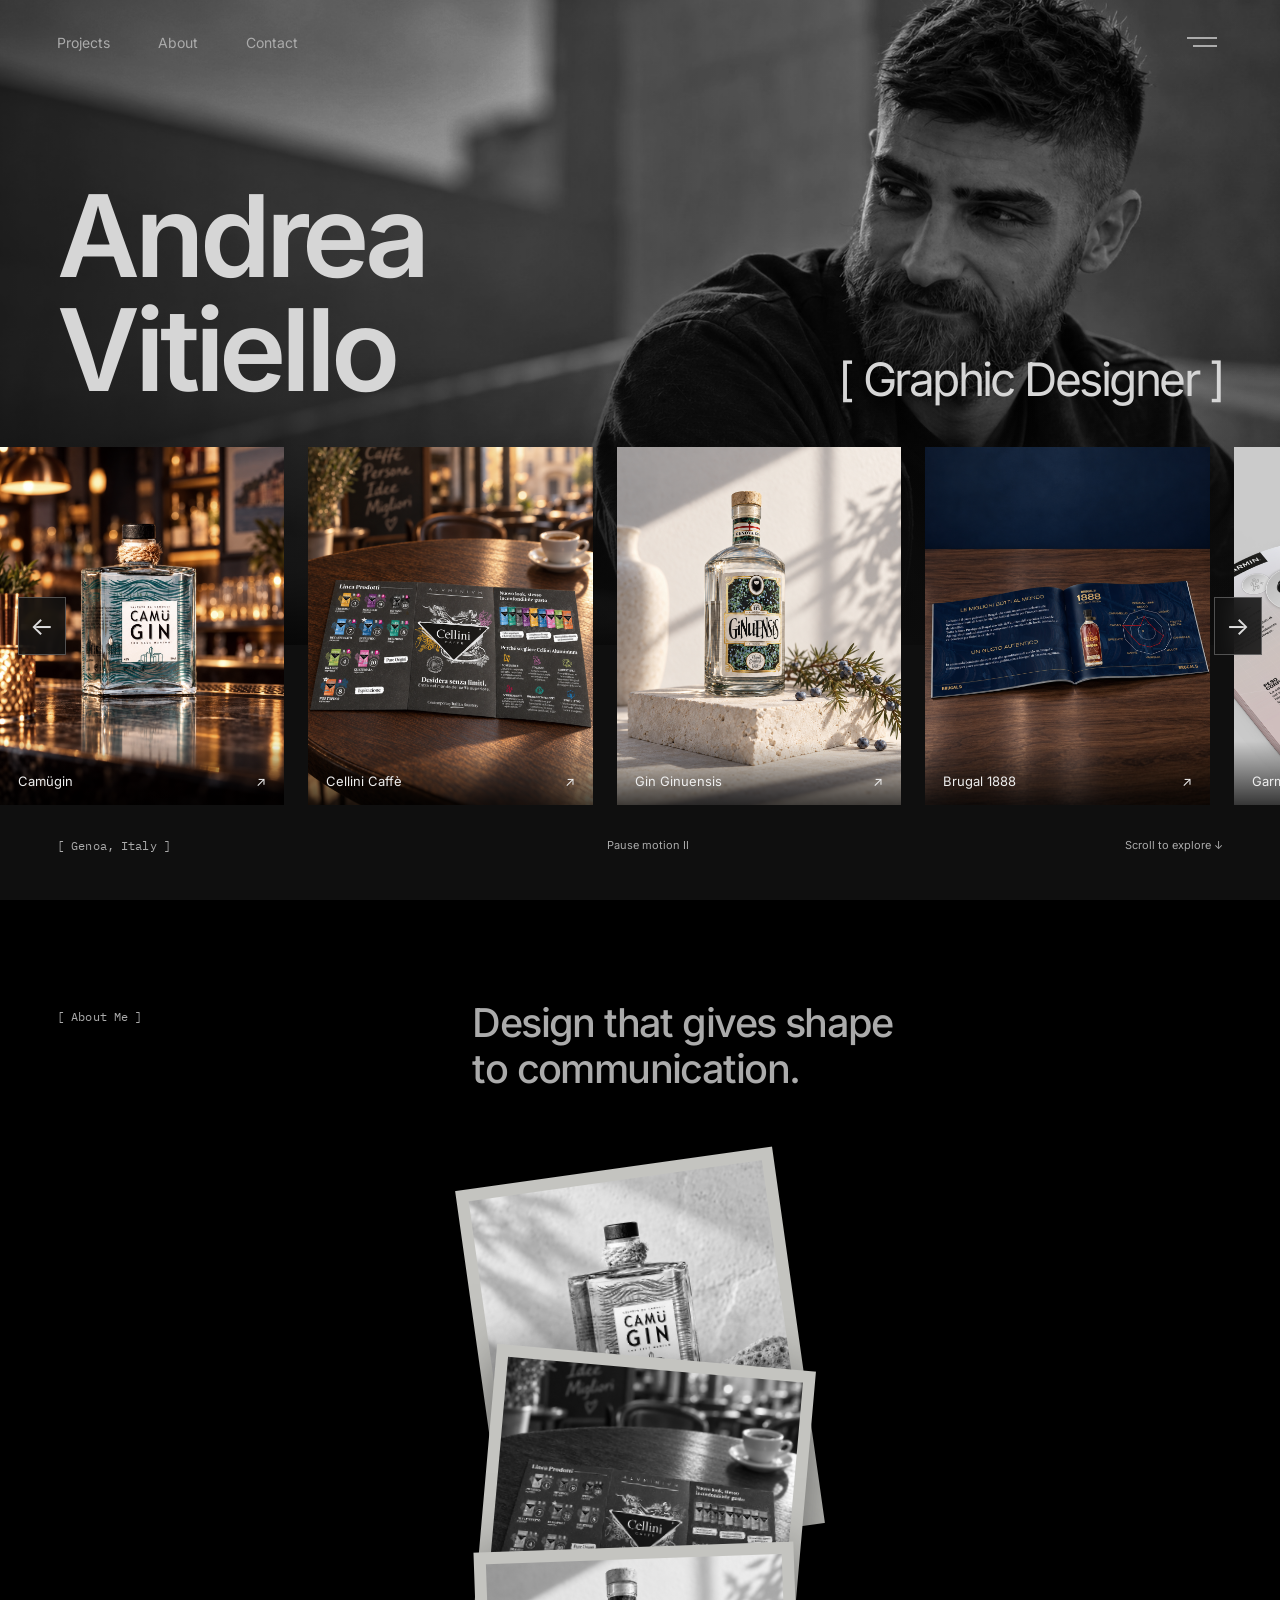
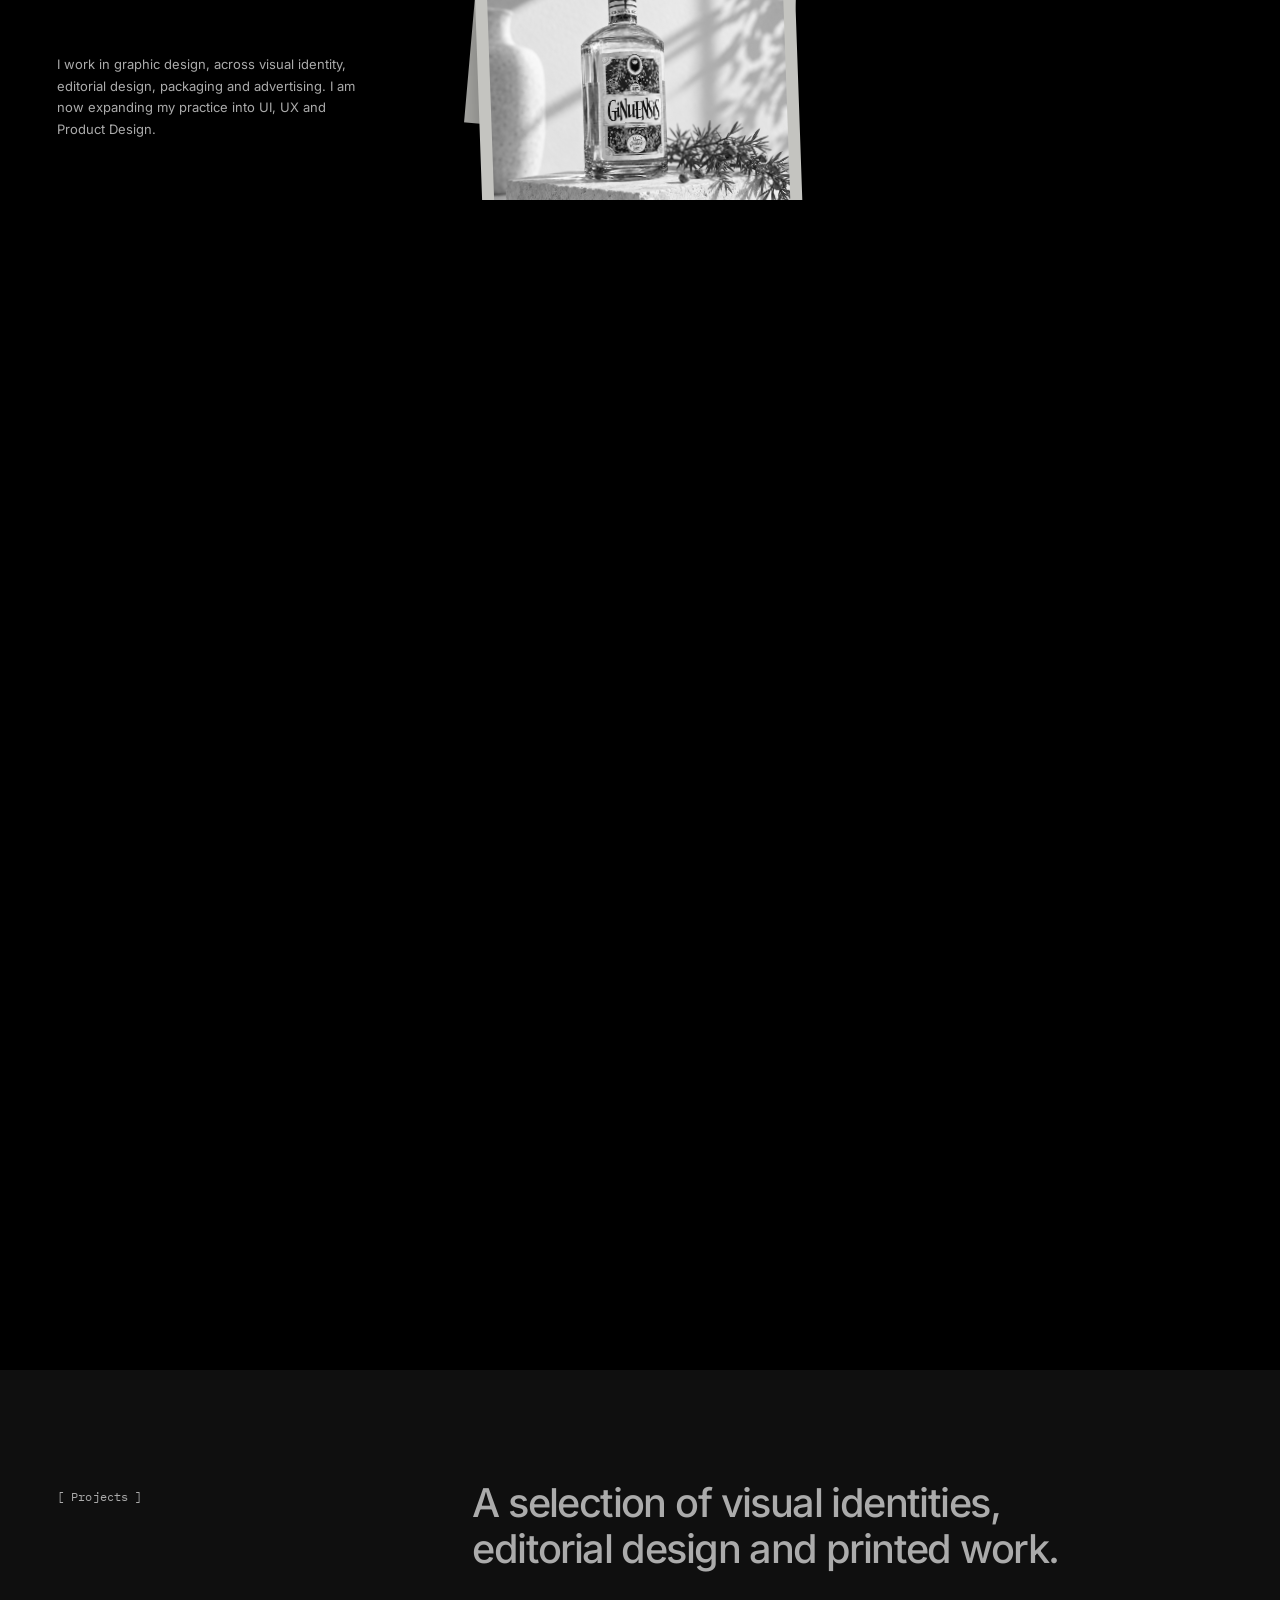
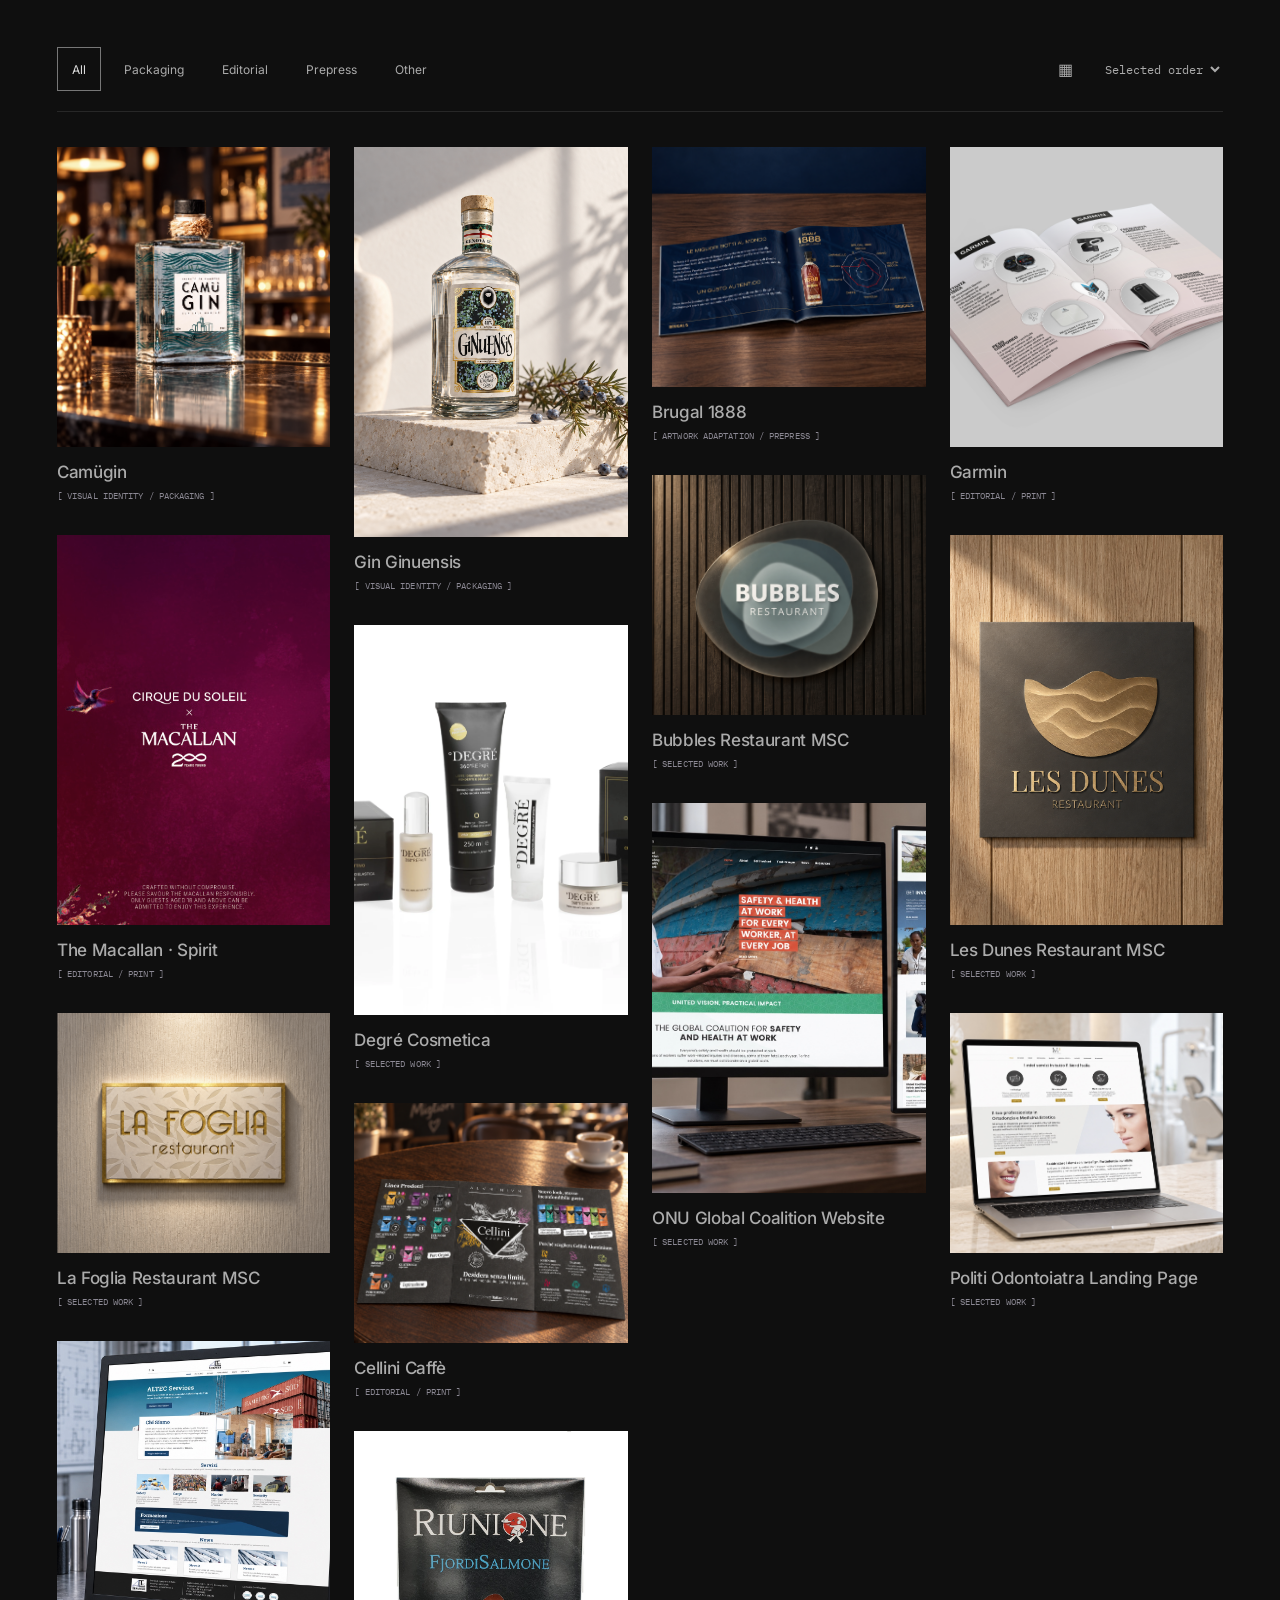
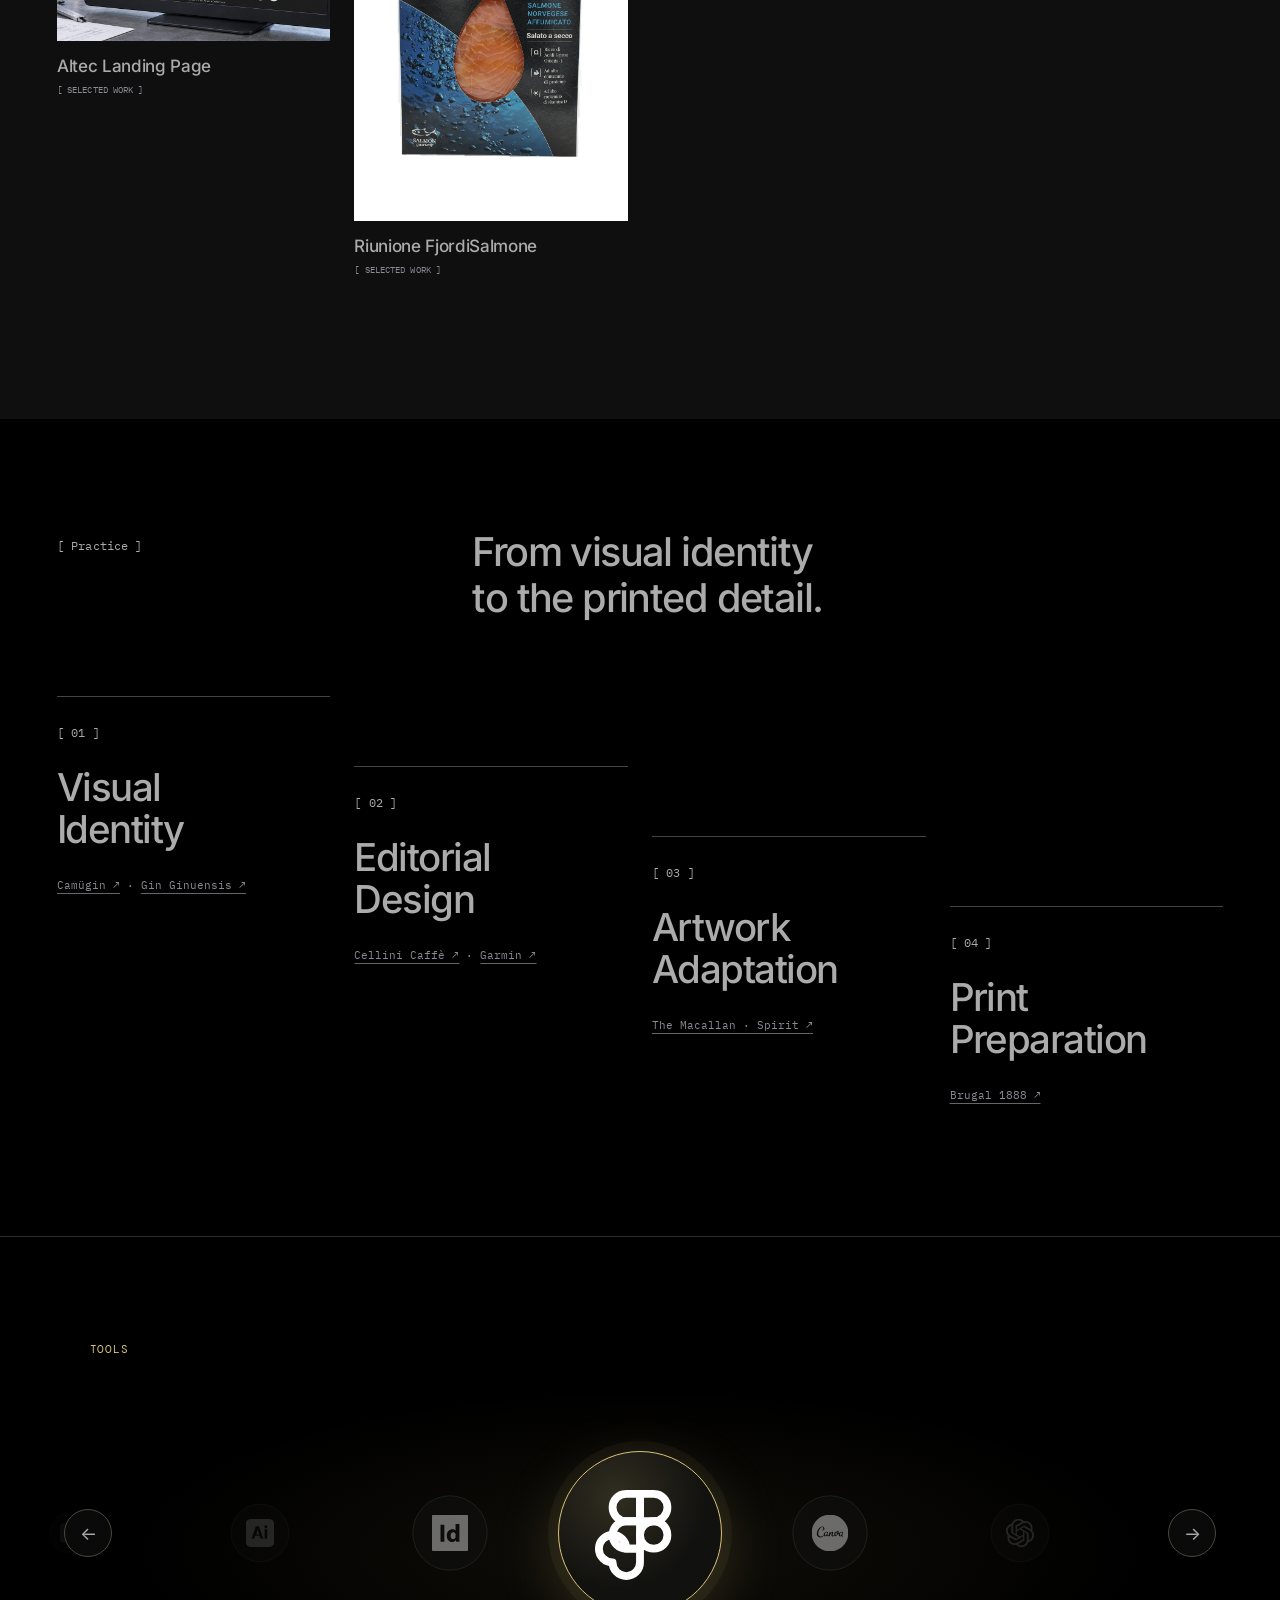
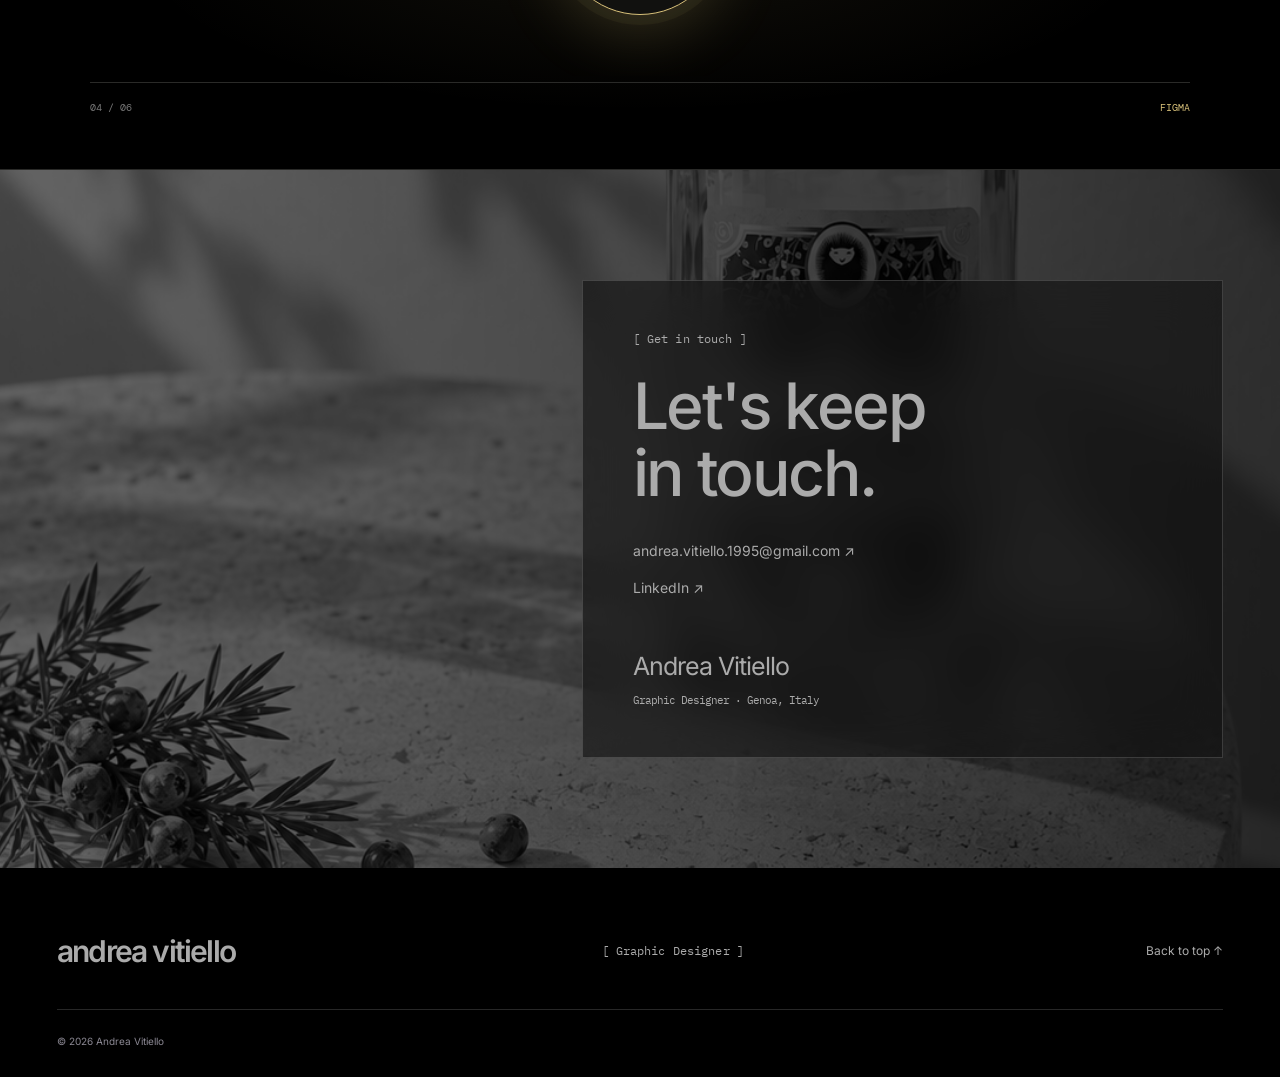
<file: index.html>
<!doctype html><html lang="en"><head><meta charset="utf-8"><meta name="viewport" content="width=device-width,initial-scale=1"><title>Andrea Vitiello — Graphic Designer</title><meta name="description" content="Andrea Vitiello, Graphic Designer based in Genoa. Selected work in visual identity, packaging, editorial design and print."><meta name="theme-color" content="#0f0f0f"><link rel="stylesheet" href="/portfolio-eu/assets/fonts.css"><link rel="stylesheet" href="/portfolio-eu/style.css"><link rel="stylesheet" href="/portfolio-eu/tools.css"><script src="/portfolio-eu/data.js" defer></script><script src="/portfolio-eu/app.js" defer></script><link rel="canonical" href="https://andreavitex.github.io/portfolio-eu/"></head><body>
<a class="skip" href="#projects">Skip to projects</a>
<header><nav aria-label="Main navigation"><a href="#projects">Projects</a><a href="#about">About</a><a href="#contact">Contact</a></nav><button id="menu-open" aria-label="Open menu" aria-haspopup="dialog"><span></span><span></span></button></header>
<main id="home"><section class="hero"><div class="hero-heading"><h1>Andrea<br>Vitiello</h1><p>[ Graphic Designer ]</p></div><div class="carousel" aria-label="Featured projects"><button class="carousel-arrow carousel-prev" aria-label="Previous featured projects">←</button><div class="carousel-scroll" tabindex="0" aria-label="Scroll featured projects"><div class="film" id="film"></div></div><button class="carousel-arrow carousel-next" aria-label="Next featured projects">→</button></div><div class="hero-bottom"><span class="mono">[ Genoa, Italy ]</span><button id="motion" aria-pressed="false">Pause motion Ⅱ</button><a href="#about">Scroll to explore ↓</a></div></section>
<section id="about" class="about"><div class="about-sticky"><div class="section-heading"><p class="mono">[ About Me ]</p><h2>Design that gives shape<br>to communication.</h2></div><div class="polaroids"><figure class="polaroid"><img src="/portfolio-eu/assets/camugin-mockup-minimal.png" alt="Camügin packaging mockup"><figcaption>Visual identity</figcaption></figure><figure class="polaroid"><img src="/portfolio-eu/assets/cellini-mockup-open.png" alt="Cellini Caffè brochure mockup"><figcaption>Editorial design</figcaption></figure><figure class="polaroid"><img src="/portfolio-eu/assets/ginuensis-mockup-coast.png" alt="Ginuensis bottle mockup"><figcaption>Ginuensis <span>Gin brand · Identity & packaging</span></figcaption></figure></div><p class="about-copy">I work in graphic design, across visual identity, editorial design, packaging and advertising. I am now expanding my practice into UI, UX and Product Design.</p></div></section>
<section id="projects" class="work section"><div class="section-heading"><p class="mono">[ Projects ]</p><h2>A selection of visual identities,<br>editorial design and printed work.</h2></div><div class="toolbar"><div class="filters" aria-label="Filter projects"></div><div class="view-tools"><button id="layout" aria-label="Switch to two-column grid">▦</button><label class="sr-only" for="sort">Sort projects</label><select id="sort"><option value="selected">Selected order</option><option value="az">A–Z</option></select></div></div><p class="sr-only" id="results" aria-live="polite"></p><div id="grid" class="grid"></div></section>
<section class="practice section"><div class="section-heading"><p class="mono">[ Practice ]</p><h2>From visual identity<br>to the printed detail.</h2></div><div class="steps"><article><span class="mono">[ 01 ]</span><h3>Visual<br>Identity</h3><p><a href="#work/camugin">Camügin ↗</a> · <a href="#work/ginuensis">Gin Ginuensis ↗</a></p></article><article><span class="mono">[ 02 ]</span><h3>Editorial<br>Design</h3><p><a href="#work/cellini">Cellini Caffè ↗</a> · <a href="#work/garmin">Garmin ↗</a></p></article><article><span class="mono">[ 03 ]</span><h3>Artwork<br>Adaptation</h3><p><a href="#work/macallan">The Macallan · Spirit ↗</a></p></article><article><span class="mono">[ 04 ]</span><h3>Print<br>Preparation</h3><p><a href="#work/brugal">Brugal 1888 ↗</a></p></article></div></section>
<section class="tools-showcase" id="tools" aria-label="Design tools">
  <div class="tools-showcase-head"><div class="section-label">TOOLS</div></div>
  <div class="tools-slider" id="tools-slider" role="region" aria-roledescription="carousel" aria-label="Design tools">
    <button class="tools-arrow tools-prev" type="button" aria-label="Previous tool">←</button>
    <div class="tools-viewport" id="tools-viewport">
      <div class="tools-track" id="tools-track">
        <button class="tool-slide" type="button" data-tool="Photoshop" aria-label="Photoshop"><span class="tool-icon"><img src="/portfolio-eu/assets/tools/photoshop.svg" alt=""></span></button>
        <button class="tool-slide" type="button" data-tool="Illustrator" aria-label="Illustrator"><span class="tool-icon"><img src="/portfolio-eu/assets/tools/illustrator.svg" alt=""></span></button>
        <button class="tool-slide" type="button" data-tool="InDesign" aria-label="InDesign"><span class="tool-icon"><img src="/portfolio-eu/assets/tools/indesign.svg" alt=""></span></button>
        <button class="tool-slide" type="button" data-tool="Figma" aria-label="Figma"><span class="tool-icon"><img src="/portfolio-eu/assets/tools/figma.svg" alt=""></span></button>
        <button class="tool-slide" type="button" data-tool="Canva" aria-label="Canva"><span class="tool-icon"><img src="/portfolio-eu/assets/tools/canva.svg" alt=""></span></button>
        <button class="tool-slide" type="button" data-tool="ChatGPT" aria-label="ChatGPT"><span class="tool-icon"><img src="/portfolio-eu/assets/tools/chatgpt.svg" alt=""></span></button>
      </div>
    </div>
    <button class="tools-arrow tools-next" type="button" aria-label="Next tool">→</button>
  </div>
  <div class="tools-caption"><span id="tools-current" aria-live="polite">04 / 06</span><span id="tools-name">Figma</span></div>
</section>

<section id="contact" class="contact section"><div class="contact-art" aria-hidden="true"></div><div class="contact-panel"><p class="mono">[ Get in touch ]</p><h2>Let's keep<br>in touch.</h2><a class="email" href="mailto:andrea.vitiello.1995@gmail.com">andrea.vitiello.1995@gmail.com ↗</a><a href="https://www.linkedin.com/in/andrea-vitiello-231a5a208/" target="_blank" rel="noreferrer">LinkedIn ↗</a><div class="contact-sign">Andrea Vitiello<span>Graphic Designer · Genoa, Italy</span></div></div></section>
<footer><a href="#home">andrea vitiello</a><span class="mono">[ Graphic Designer ]</span><a href="#home">Back to top ↑</a><small>© 2026 Andrea Vitiello</small></footer></main>
<dialog id="menu" aria-label="Navigation"><button class="close" id="menu-close" aria-label="Close menu">×</button><nav aria-label="Expanded navigation"><a href="#home">Home <sup>01</sup></a><a href="#about">About <sup>02</sup></a><a href="#projects">Projects <sup>03</sup></a><a href="#contact">Contact <sup>04</sup></a></nav><a href="https://www.linkedin.com/in/andrea-vitiello-231a5a208/" target="_blank" rel="noreferrer">[ LinkedIn ↗ ]</a></dialog>
<dialog id="project" aria-labelledby="project-title"><div class="detail-top"><a href="#projects" id="back">← Back to projects</a><button id="project-close" aria-label="Close project">×</button></div><div id="detail"></div><div class="project-nav"><button id="previous">← Previous project</button><button id="next">Next project →</button></div></dialog>
<dialog id="lightbox" aria-label="Image viewer"><button class="close" id="lightbox-close" aria-label="Close image">×</button><img id="large-image" alt=""><div class="light-controls"><button id="image-prev" aria-label="Previous image">←</button><span id="image-count" class="mono" aria-live="polite"></span><button id="image-next" aria-label="Next image">→</button></div></dialog>
</body></html>
</file>
<file: portfolio-eu/assets/fonts.css>
@font-face {
  font-family: 'IBM Plex Mono';
  font-style: normal;
  font-weight: 400;
  font-display: swap;
  src: url(font-0.woff2) format('truetype');
}
@font-face {
  font-family: 'IBM Plex Mono';
  font-style: normal;
  font-weight: 500;
  font-display: swap;
  src: url(font-1.woff2) format('truetype');
}
@font-face {
  font-family: 'Inter';
  font-style: normal;
  font-weight: 400;
  font-display: swap;
  src: url(font-2.woff2) format('truetype');
}
@font-face {
  font-family: 'Inter';
  font-style: normal;
  font-weight: 500;
  font-display: swap;
  src: url(font-3.woff2) format('truetype');
}
@font-face {
  font-family: 'Inter';
  font-style: normal;
  font-weight: 600;
  font-display: swap;
  src: url(font-4.woff2) format('truetype');
}
@font-face {
  font-family: 'Inter';
  font-style: normal;
  font-weight: 700;
  font-display: swap;
  src: url(font-5.woff2) format('truetype');
}
</file>
<file: portfolio-eu/style.css>
:root{--bg:#000;--panel:#0f0f0f;--ink:#ababab;--muted:#8b8893;--line:#272727;--accent:#bc203b}*{box-sizing:border-box}html{scroll-behavior:smooth;scroll-padding-top:70px}body{margin:0;background:var(--bg);color:var(--ink);font-family:Inter,Arial,sans-serif;-webkit-font-smoothing:antialiased}body.locked{overflow:hidden}button,a,select{-webkit-tap-highlight-color:transparent}a{color:inherit;text-decoration:none}button,select{font:inherit;color:inherit;background:transparent;border:0;cursor:pointer}button{min-height:44px}a:hover,button:hover{color:#eee}button:focus-visible,a:focus-visible,select:focus-visible{outline:2px solid #ddd;outline-offset:6px}img{display:block;width:100%;height:100%;object-fit:cover}h1,h2,h3,p,figure{margin:0}h1,h2,h3{font-weight:500;letter-spacing:-.04em}.mono{font:12px 'IBM Plex Mono',monospace;letter-spacing:.01em}.sr-only,.skip:not(:focus){position:absolute;width:1px;height:1px;overflow:hidden;clip-path:inset(50%)}.skip:focus{position:fixed;z-index:100;background:#fff;color:#000;padding:20px}header{position:absolute;top:0;width:100%;padding:20px 4.45%;display:flex;align-items:center;justify-content:space-between;z-index:4}header nav{display:flex;gap:48px;font-size:14px}#menu-open{width:44px;display:grid;align-content:center;justify-items:end;gap:6px}#menu-open span{display:block;background:var(--ink);height:2px;width:30px}#menu-open span:last-child{width:24px}.hero{min-height:100svh;background:var(--panel);position:relative;overflow:hidden;padding-top:clamp(130px,19.9vh,180px)}.geometry{position:absolute;inset:0;background:linear-gradient(90deg,transparent 49.93%,#1b1b1b 50%,transparent 50.07%),linear-gradient(149deg,transparent 39.9%,#1b1b1b 40%,transparent 40.15%),linear-gradient(31deg,transparent 59.9%,#1b1b1b 60%,transparent 60.15%);pointer-events:none}.hero-heading{position:relative;padding:0 4.45%;display:flex;justify-content:space-between;align-items:flex-end;margin-bottom:40px}.hero h1{font-size:clamp(76px,8.9vw,150px);font-weight:600;line-height:1;letter-spacing:-.045em}.hero-heading>p{font-size:clamp(20px,3.6vw,52px);letter-spacing:-.055em;padding-bottom:0}.carousel{position:relative;overflow:hidden}.film{display:flex;gap:24px;width:max-content;animation:marquee 65s linear infinite}.film:hover,.film:focus-within{animation-play-state:paused}.film a{width:clamp(240px,22.22vw,400px);height:clamp(300px,28vw,430px);overflow:hidden;position:relative}.film img{transition:transform .7s,filter .7s;filter:saturate(.8)}.film a:hover img{transform:scale(1.045);filter:saturate(1)}.film-label{position:absolute;inset:auto 0 0;padding:32px 18px 16px;background:linear-gradient(transparent,#000b);color:#eee;font-size:13px;display:flex;justify-content:space-between}.hero-bottom{display:flex;justify-content:space-between;align-items:center;padding:18px 4.45%;position:relative;font-size:11px}.hero-bottom button{font-size:11px}.section{padding:110px 4.45%}.section-heading{display:grid;grid-template-columns:1fr 2fr;gap:40px;margin-bottom:75px}.section-heading h2{font-size:clamp(28px,3.1vw,46px);line-height:1.16}.section-heading .mono{padding-top:9px}.about{height:230vh;min-height:1400px}.about-sticky{position:sticky;top:0;height:100vh;min-height:730px;padding:100px 4.45% 45px;overflow:hidden}.polaroids{position:relative;width:320px;height:380px;margin:0 auto}.polaroid{background:#c4c4c0;color:#1d1d1d;padding:12px;position:absolute;inset:0;box-shadow:0 10px 60px #0008;transform:translateY(var(--y,0px)) rotate(var(--r,-8deg));will-change:transform}.polaroid:nth-child(2){--r:5deg;--y:65px}.polaroid:nth-child(3){--r:-2deg;--y:130px}.polaroid img{height:83%;filter:grayscale(1)}.polaroid figcaption{font-size:16px;padding:14px 2px}.polaroid span{display:block;font-size:11px;margin-top:5px}.about-copy{max-width:310px;font-size:13px;line-height:1.65;position:absolute;left:4.45%;bottom:60px}.work{background:var(--panel);min-height:100vh}.toolbar{display:flex;align-items:center;justify-content:space-between;border-bottom:1px solid var(--line);padding-bottom:20px;margin-bottom:35px;gap:15px}.filters{display:flex;gap:8px;flex-wrap:wrap}.filters button{font-size:12px;padding:10px 14px;border:1px solid transparent}.filters button[aria-pressed=true]{border-color:#777;color:#ddd}.view-tools{display:flex;gap:18px;align-items:center}.view-tools select{font:12px 'IBM Plex Mono',monospace;max-width:150px;background:#0f0f0f;padding:12px 4px}.grid{columns:4;column-gap:24px}.grid.two{columns:2}.card{display:block;break-inside:avoid;margin-bottom:34px}.card-image{height:300px;position:relative;overflow:hidden;background:#171717}.card:nth-child(3n+2) .card-image{height:390px}.card:nth-child(4n+3) .card-image{height:240px}.card img{transition:transform .7s,filter .7s;filter:saturate(.8)}.card:hover img{transform:scale(1.04);filter:saturate(1)}.card-arrow{position:absolute;right:12px;bottom:12px;background:#d5d5d0;color:#000;width:38px;height:38px;display:grid;place-items:center;opacity:0;transform:translateY(10px);transition:.3s}.card:hover .card-arrow,.card:focus-visible .card-arrow{opacity:1;transform:none}.card h3{font-size:17px;margin:15px 0 8px;letter-spacing:-.02em}.card .mono{font-size:9px;color:var(--muted)}.steps{display:grid;grid-template-columns:repeat(4,1fr);gap:24px;min-height:430px}.steps article{border-top:1px solid #444;padding-top:24px}.steps article:nth-child(2){margin-top:70px}.steps article:nth-child(3){margin-top:140px}.steps article:nth-child(4){margin-top:210px}.steps h3{font-size:clamp(28px,3vw,44px);line-height:1.1;margin:25px 0}.steps p{font:11px 'IBM Plex Mono',monospace;color:var(--muted);line-height:1.7}.contact{position:relative;min-height:680px;display:flex;justify-content:flex-end;align-items:center;overflow:hidden}.contact-art{position:absolute;inset:0;background:linear-gradient(90deg,#0002,#0009),url('assets/ginuensis-mockup-bar.png') center 55%/cover;filter:grayscale(1) brightness(.5);transform:scale(1.03)}.contact-panel{position:relative;width:55%;padding:50px;background:#1119;backdrop-filter:blur(24px);border:1px solid #ffffff29}.contact h2{font-size:clamp(40px,5vw,72px);line-height:1.05;margin:26px 0 35px}.contact-panel>a{display:block;font-size:14px;margin:20px 0;overflow-wrap:anywhere}.contact-sign{font-size:25px;margin-top:55px;letter-spacing:-.04em}.contact-sign span{display:block;font:11px 'IBM Plex Mono',monospace;margin-top:12px}footer{padding:65px 4.45% 30px;display:grid;grid-template-columns:1fr 1fr auto;align-items:center;gap:40px}footer>a:first-child{font-size:30px;font-weight:600;letter-spacing:-.06em}footer>a{font-size:12px}footer small{grid-column:1/-1;border-top:1px solid var(--line);padding-top:25px;font-size:10px;color:var(--muted)}dialog{background:#0f0f0f;color:var(--ink);border:0;padding:0}dialog::backdrop{background:#000c;backdrop-filter:blur(8px)}#menu{max-width:none;max-height:none;width:100%;height:100%;padding:9vh 8vw}#menu nav{display:grid;gap:18px;margin-bottom:45px}#menu nav a{font-size:clamp(42px,7vw,95px);letter-spacing:-.05em;width:fit-content;animation:enter .5s both}#menu nav a:nth-child(2){animation-delay:.07s}#menu nav a:nth-child(3){animation-delay:.14s}#menu nav a:nth-child(4){animation-delay:.21s}sup{font:12px 'IBM Plex Mono',monospace;vertical-align:top;letter-spacing:0}#menu>a{font:12px 'IBM Plex Mono',monospace}.close{position:absolute;right:4vw;top:22px;font-size:36px;width:48px;z-index:2}#project{width:100%;height:100%;max-width:none;max-height:none;padding:28px 4.45% 50px;overflow-y:auto}.detail-top{display:flex;justify-content:space-between;align-items:center;font:12px 'IBM Plex Mono',monospace}.detail-top button{font-size:32px}.detail-head{padding:80px 0 60px;display:grid;grid-template-columns:1fr 1fr;gap:45px;align-items:end}.detail-head h2{font-size:clamp(45px,6vw,90px);line-height:1.02;margin-top:20px}.detail-head p{max-width:570px;font-size:16px;line-height:1.7}.detail-head .mono{font-size:11px}.gallery{display:grid;grid-template-columns:1fr 1fr;gap:30px}.gallery figure:first-child{grid-column:1/-1}.gallery button{padding:0;display:block;width:100%;height:100%;background:#191919}.gallery img{object-fit:contain;max-height:75vh;height:auto;margin:auto}.gallery figcaption{font:11px 'IBM Plex Mono',monospace;padding:12px 0;color:var(--muted)}.project-nav{display:flex;justify-content:space-between;border-top:1px solid #333;margin-top:60px;padding-top:25px;font-size:13px}#lightbox{width:100%;height:100%;max-width:none;max-height:none;background:#000;padding:65px 5vw 80px}#large-image{object-fit:contain}.light-controls{position:absolute;bottom:15px;left:5vw;right:5vw;display:flex;justify-content:space-between;align-items:center}.light-controls button{font-size:26px;width:55px}.paused .film{animation-play-state:paused}.paused .polaroid{will-change:auto}@keyframes marquee{to{transform:translateX(-50%)}}@keyframes enter{from{opacity:0;transform:translateY(20px)}to{opacity:1;transform:none}}
@media(min-width:1600px){.hero-heading{margin-bottom:55px}}@media(max-width:900px){.hero-heading>p{font-size:28px}.grid{columns:2}.section-heading{grid-template-columns:1fr 2fr}.about-copy{max-width:210px}.contact-panel{width:70%}.polaroids{width:270px;height:330px;margin-left:48%}.steps{gap:15px}.steps h3{font-size:30px}}
@media(max-width:600px){header{padding:18px 24px}header nav{gap:28px;font-size:12px}.hero{padding-top:145px;min-height:100svh}.hero-heading{display:block;padding:0 24px;margin-bottom:45px}.hero h1{font-size:76px;line-height:.95}.hero-heading>p{font-size:25px;margin-top:30px}.film{gap:16px}.film a{width:215px;height:270px}.hero-bottom{padding:16px 24px;flex-wrap:wrap;gap:5px}.hero-bottom .mono{font-size:10px}.hero-bottom>a{display:none}.section{padding:75px 24px}.section-heading{display:block;margin-bottom:40px}.section-heading .mono{margin-bottom:28px}.section-heading h2{font-size:30px}.about{height:1650px;min-height:0}.about-sticky{padding:70px 24px 30px;min-height:750px}.polaroids{width:230px;height:280px;margin:30px auto 0}.about-copy{left:24px;right:24px;bottom:25px;max-width:100%;font-size:12px}.toolbar{display:block}.filters{gap:0}.filters button{padding:8px 10px;font-size:11px}.view-tools{justify-content:flex-end;margin-top:12px}.grid{column-gap:15px}.card-image{height:190px}.card:nth-child(3n+2) .card-image{height:240px}.card:nth-child(4n+3) .card-image{height:170px}.card h3{font-size:14px;line-height:1.25}.card .mono{font-size:8px;line-height:1.7}.card-arrow{display:none}.grid.two{columns:1}.grid.two .card-image{height:360px!important}.steps{grid-template-columns:1fr 1fr;gap:30px 20px}.steps article:nth-child(n){margin-top:0}.steps article:nth-child(even){margin-top:60px}.steps h3{font-size:30px}.steps p{font-size:9px}.contact{min-height:620px;padding:40px 24px}.contact-panel{width:100%;padding:28px 22px}.contact-panel>a{font-size:12px}.contact h2{font-size:52px}.contact-sign{font-size:23px}footer{padding:45px 24px 25px;grid-template-columns:1fr auto;gap:25px}footer .mono{grid-column:1/-1;grid-row:2}footer>a:first-child{font-size:24px}.detail-head{grid-template-columns:1fr;padding:40px 0;gap:25px}.detail-head p{font-size:14px}.gallery{grid-template-columns:1fr;gap:20px}.gallery figure:first-child{grid-column:auto}#project{padding:18px 24px 35px}.project-nav{font-size:11px}#menu{padding:100px 30px}#menu nav{gap:25px}}
@media(prefers-reduced-motion:reduce){html{scroll-behavior:auto}*,*::before,*::after{animation:none!important;transition:none!important}.polaroid{will-change:auto}}

/* Review updates: original portrait, fixed carousel controls and project anchors. */
.hero{background:#0f0f0f;isolation:isolate}.hero::before{content:"";position:absolute;inset:0 0 auto;height:clamp(480px,60vw,700px);z-index:-1;background:linear-gradient(90deg,#000a,#0003 65%),linear-gradient(0deg,#0f0f0f,transparent 40%),url('assets/andrea-hero.jpg') center 40%/cover no-repeat}.geometry{opacity:.2}.hero-heading{color:#d6d6d6}
.carousel-scroll{overflow-x:auto;scrollbar-width:none;overscroll-behavior-x:contain}.carousel-scroll::-webkit-scrollbar{display:none}.film{animation:none!important;gap:24px}.film a{flex-shrink:0}.carousel-arrow{position:absolute;top:50%;transform:translateY(-50%);z-index:3;width:48px;height:58px;border:1px solid #ffffff45;background:#111d;backdrop-filter:blur(12px);color:#ddd;font-size:25px}.carousel-prev{left:18px}.carousel-next{right:18px}.carousel-arrow:hover{background:#d0d0d0;color:#111}.steps p a{text-decoration:underline;text-decoration-color:#666;text-underline-offset:4px}.card:focus{outline:1px solid #aaa;outline-offset:7px}
@media(max-width:600px){.hero::before{height:460px;background-position:center,center,72% center;background-image:linear-gradient(90deg,#000b,#0004),linear-gradient(0deg,#0f0f0f,transparent 40%),url('assets/andrea-hero.jpg')}.carousel-arrow{display:none}.film{gap:16px;padding:0 24px}.film a[aria-hidden=true]{display:none}.carousel-scroll{touch-action:pan-x pan-y;scroll-snap-type:x proximity}.film a{scroll-snap-align:center}.steps p a{display:inline-block;padding:5px 0}}

/* Refine portrait placement and preserve visual priority across masonry columns. */
.hero::before{top:-55px}.grid{display:grid;grid-template-columns:repeat(4,minmax(0,1fr));gap:24px;columns:auto}.grid.two{grid-template-columns:repeat(2,minmax(0,1fr));columns:auto}.grid-column{min-width:0}.grid .card-image{height:300px}.grid .card.tall .card-image{height:390px}.grid .card.short .card-image{height:240px}
@media(max-width:900px){.grid{grid-template-columns:repeat(2,minmax(0,1fr))}}
@media(max-width:600px){.hero::before{top:-35px}.grid{gap:15px}.grid.two{grid-template-columns:1fr}.grid .card-image{height:190px}.grid .card.tall .card-image{height:240px}.grid .card.short .card-image{height:170px}}
</file>
<file: portfolio-eu/tools.css>
@import url("assets/original-fonts/fonts.css");
/* Tools carousel */
.tools-showcase{
  position:relative;
  width:100vw;
  margin-left:calc(50% - 50vw);
  padding:105px 0 55px;
  overflow:hidden;
  border-top:1px solid var(--line);
  border-bottom:1px solid var(--line);
  background:radial-gradient(ellipse 55% 42% at 50% 59%,rgba(216,193,122,.075),transparent 72%);
}
.tools-showcase-head{padding:0 7vw;margin-bottom:34px}
.tools-showcase-head h2{display:none}
.tools-slider{position:relative;width:100%;height:286px;min-height:286px;display:block}
.tools-viewport{position:relative;width:100%;height:100%;overflow:hidden;padding:0;touch-action:pan-y;cursor:grab}
.tools-viewport:active{cursor:grabbing}
.tools-track{position:relative;width:100%;height:100%;display:block}
.tool-slide{
  position:absolute;
  top:50%;
  left:50%;
  width:190px;
  min-width:190px;
  height:220px;
  margin:0;
  padding:0;
  border:0;
  background:transparent;
  color:var(--fg);
  transform:translate(-50%,-50%) translateX(var(--tool-offset,0px)) scale(.44);
  transform-origin:center;
  opacity:.16;
  filter:blur(.35px);
  cursor:pointer;
  pointer-events:auto;
  z-index:1;
  transition:transform .58s cubic-bezier(.22,.61,.36,1),opacity .45s ease,filter .45s ease;
}
.tool-slide[data-position="mid"]{
  transform:translate(-50%,-50%) translateX(var(--tool-offset,0px)) scale(.62);
  opacity:.30;
  filter:none;
}
.tool-slide[data-position="near"]{
  transform:translate(-50%,-50%) translateX(var(--tool-offset,0px)) scale(.80);
  opacity:.62;
  filter:none;
}
.tool-slide.active{
  transform:translate(-50%,-50%) translateX(var(--tool-offset,0px)) scale(1);
  opacity:1;
  filter:none;
  z-index:30;
}
.tool-slide .tool-icon{
  width:94px;
  height:94px;
  margin:auto;
  border:1px solid #383731;
  border-radius:50%;
  display:grid;
  place-items:center;
  overflow:hidden;
  background:#10100f;
  color:#fff;
  opacity:1;
  transition:width .58s cubic-bezier(.22,.61,.36,1),height .58s cubic-bezier(.22,.61,.36,1),border-color .4s,box-shadow .4s,background .4s;
}
.tool-slide .tool-icon img{
  display:block;
  width:50%;
  height:50%;
  max-width:none;
  max-height:none;
  object-fit:contain;
  opacity:.72;
  filter:brightness(0) invert(1);
  transition:width .58s cubic-bezier(.22,.61,.36,1),height .58s cubic-bezier(.22,.61,.36,1),opacity .4s;
}
.tool-slide[data-position="near"] .tool-icon img{opacity:.64}
.tool-slide[data-position="mid"] .tool-icon img{opacity:.42}
.tool-slide[data-position="far"] .tool-icon img{opacity:.22}
.tool-slide.active .tool-icon{
  width:164px;
  height:164px;
  border-color:var(--accent);
  background:radial-gradient(circle at 35% 28%,rgba(216,193,122,.16),transparent 58%),#11110f;
  box-shadow:0 0 0 10px rgba(216,193,122,.05),0 18px 65px rgba(216,193,122,.20);
  opacity:1;
}
.tool-slide.active .tool-icon img{
  width:58%;
  height:58%;
  opacity:1;
  filter:brightness(0) invert(1);
}
.tool-slide:focus-visible{outline:1px solid var(--accent);outline-offset:-4px}
.tools-arrow{
  position:absolute;
  top:50%;
  transform:translateY(-50%);
  z-index:40;
  width:48px;
  height:48px;
  display:grid;
  place-items:center;
  border:1px solid #4a473d;
  border-radius:50%;
  background:#0a0a0a;
  color:#aaa;
  font-size:18px;
  cursor:pointer;
  transition:.25s;
}
.tools-arrow:hover{border-color:var(--accent);color:var(--accent)}
.tools-prev{left:5vw}.tools-next{right:5vw}
.tools-caption{
  display:flex;
  justify-content:space-between;
  margin:6px 7vw 0;
  padding-top:18px;
  border-top:1px solid var(--line);
  font:10px 'DM Mono',monospace;
  text-transform:uppercase;
  color:#777;
}
.tools-caption span:last-child{color:var(--accent)}
@media(max-width:800px){
  .tools-showcase{padding:82px 0 43px}
  .tools-showcase-head{padding:0 7vw;margin-bottom:18px}
  .tools-slider{height:215px;min-height:215px}
  .tool-slide{width:132px;min-width:132px;height:175px}
  .tool-slide .tool-icon{width:68px;height:68px}
  .tool-slide.active .tool-icon{width:112px;height:112px;box-shadow:0 0 0 7px rgba(216,193,122,.05),0 0 45px rgba(216,193,122,.20)}
  .tool-slide .tool-icon img{width:50%;height:50%}
  .tool-slide.active .tool-icon img{width:64%;height:64%}
  .tools-arrow{display:none}
  .tools-caption{margin:10px 7vw 0}
}
@media(prefers-reduced-motion:reduce){
  .tool-slide,.tool-slide .tool-icon,.tool-slide .tool-icon img{transition:none}
}


.tools-showcase{--accent:#d8c17a;--fg:#f2f0eb;--line:#2a2a28;width:100%;margin-left:0}.tools-showcase .section-label{font:11px "DM Mono",monospace;letter-spacing:.08em;color:var(--accent)}
@media(max-width:800px){.tools-showcase{padding:68px 0 38px}.tools-showcase-head{margin-bottom:28px}}
</file>
